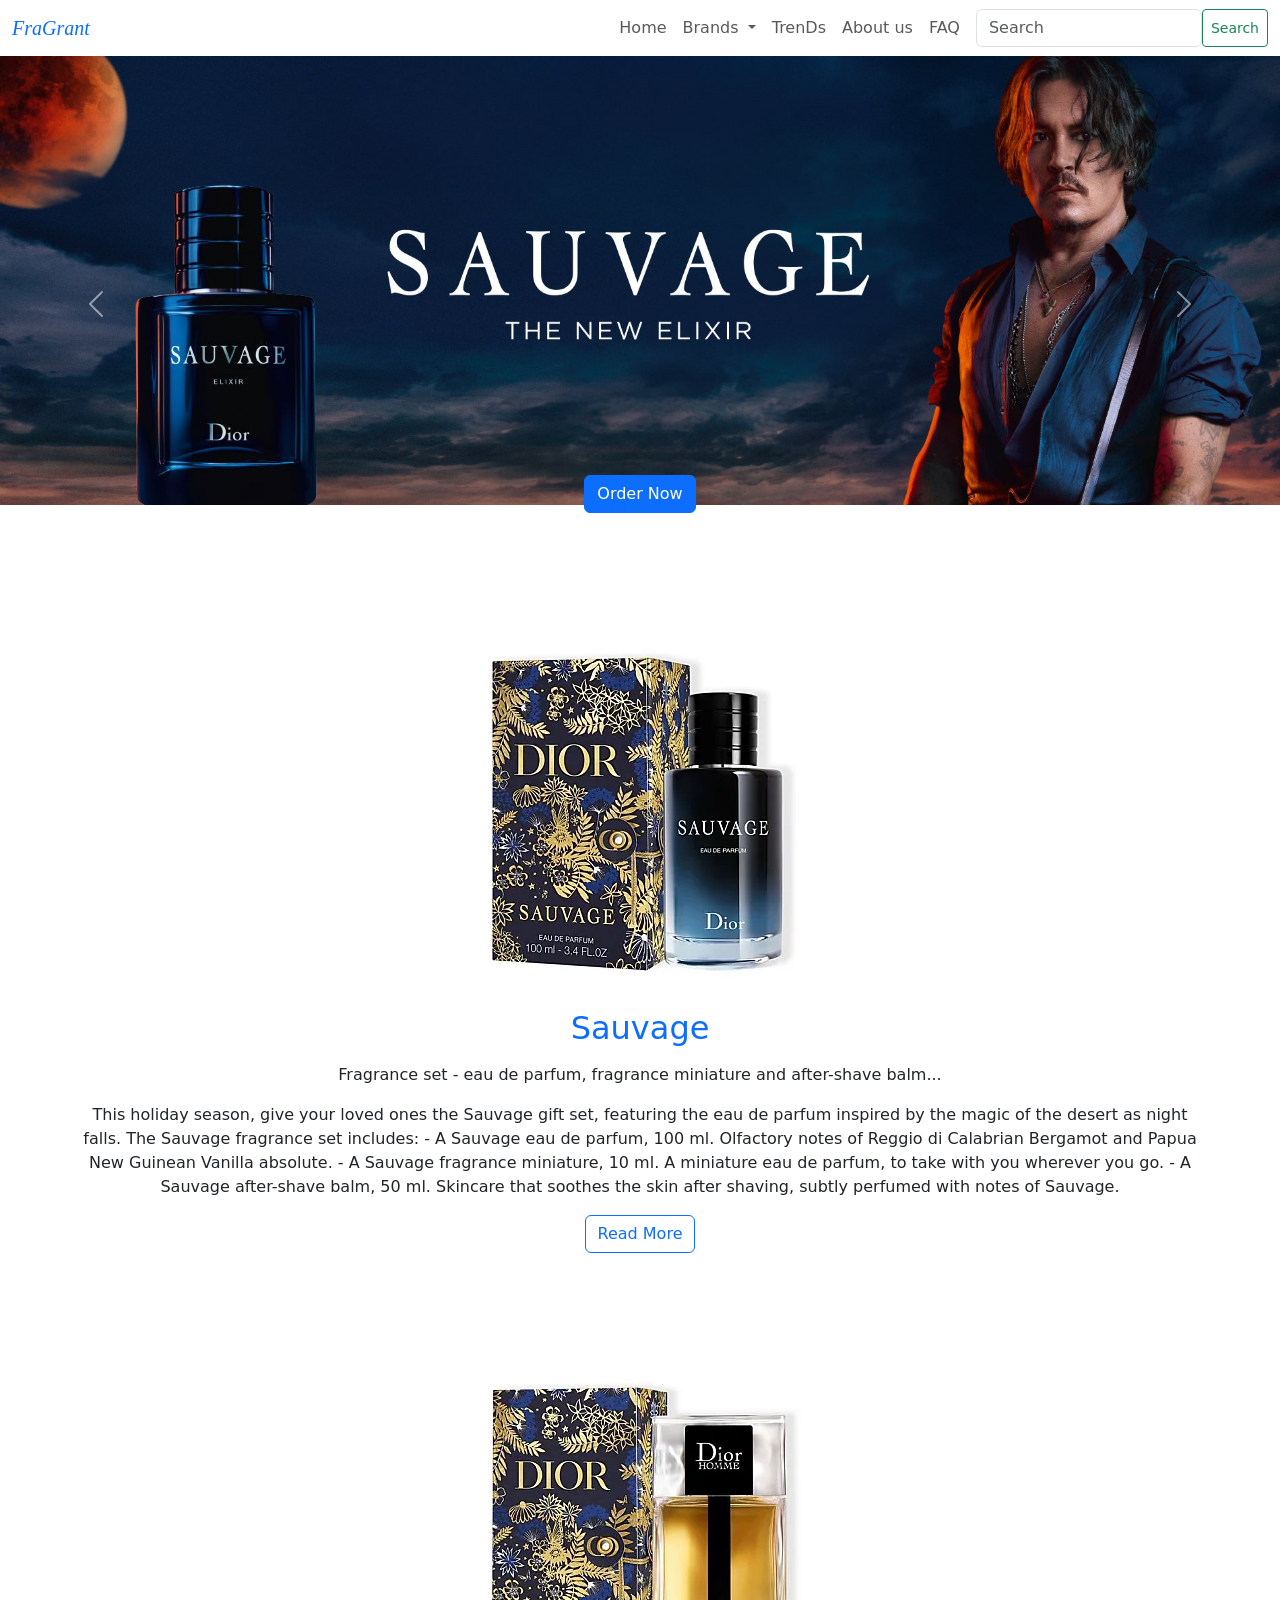
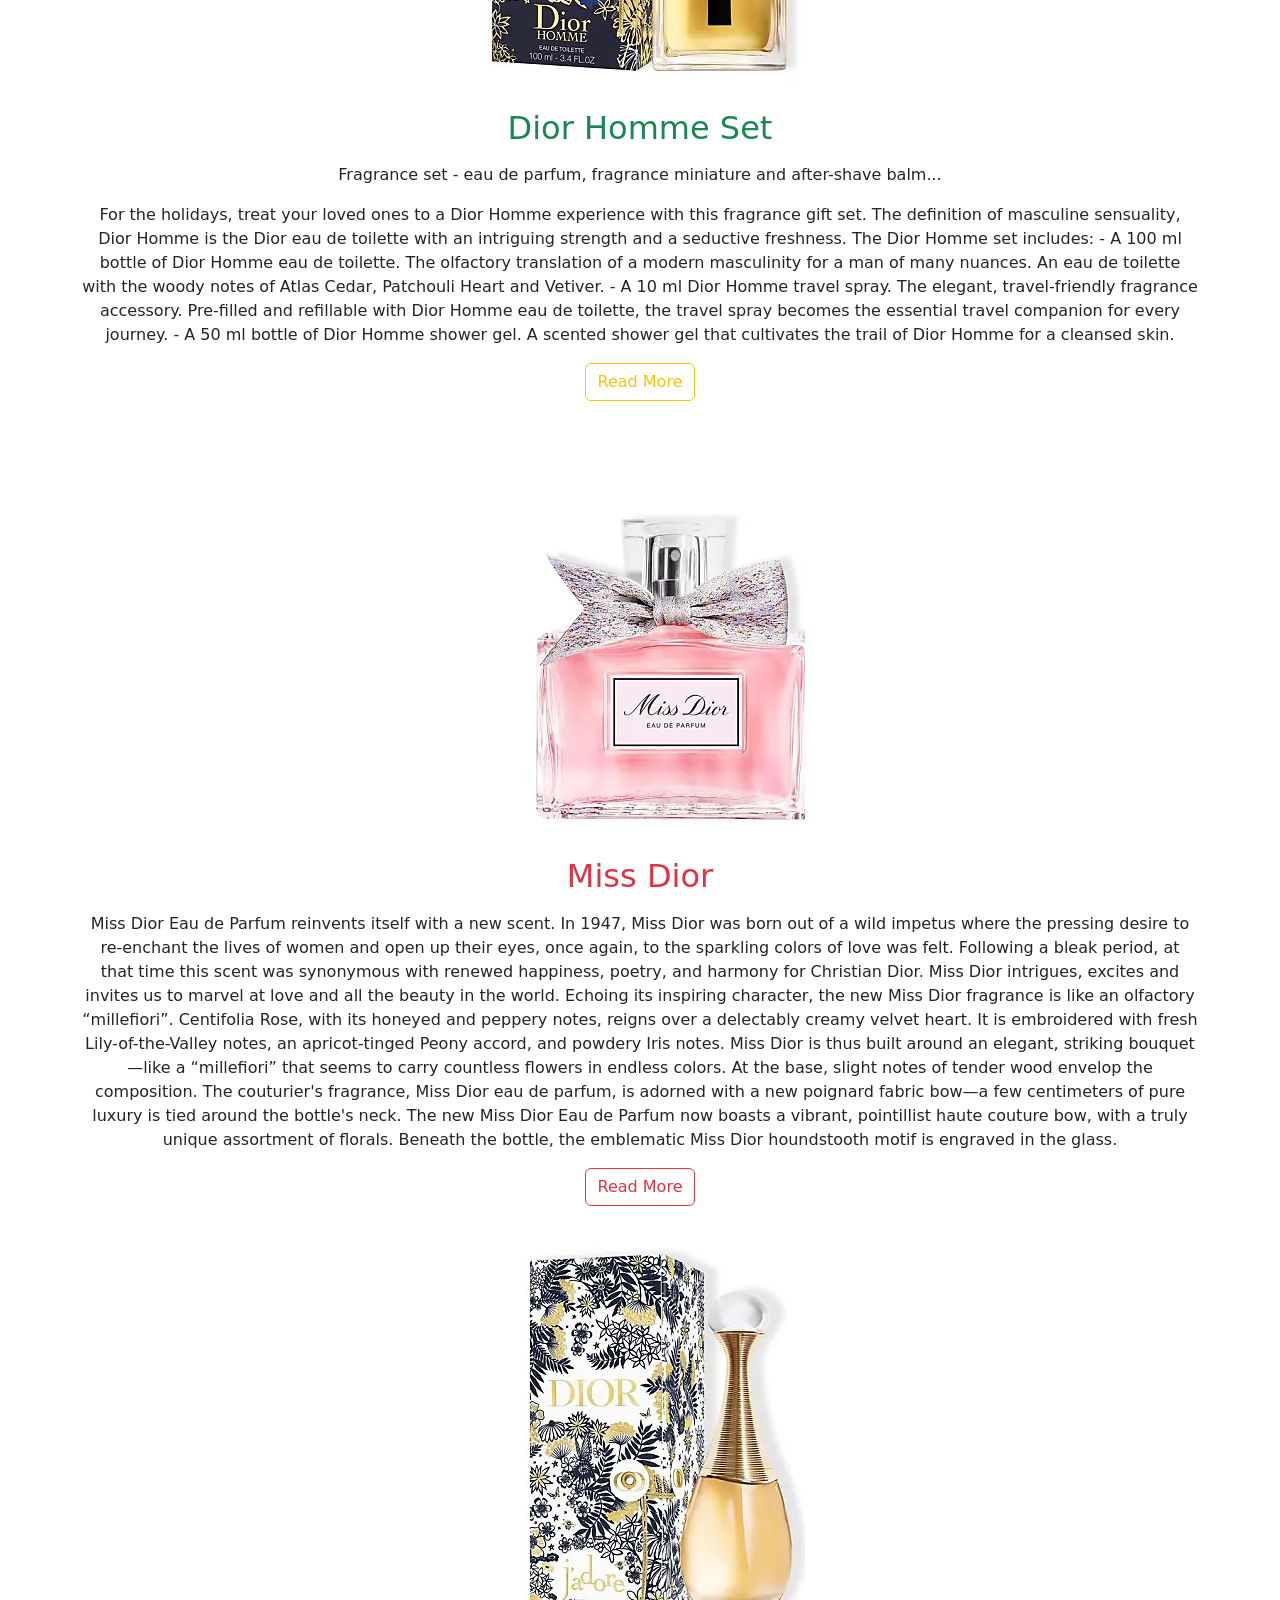
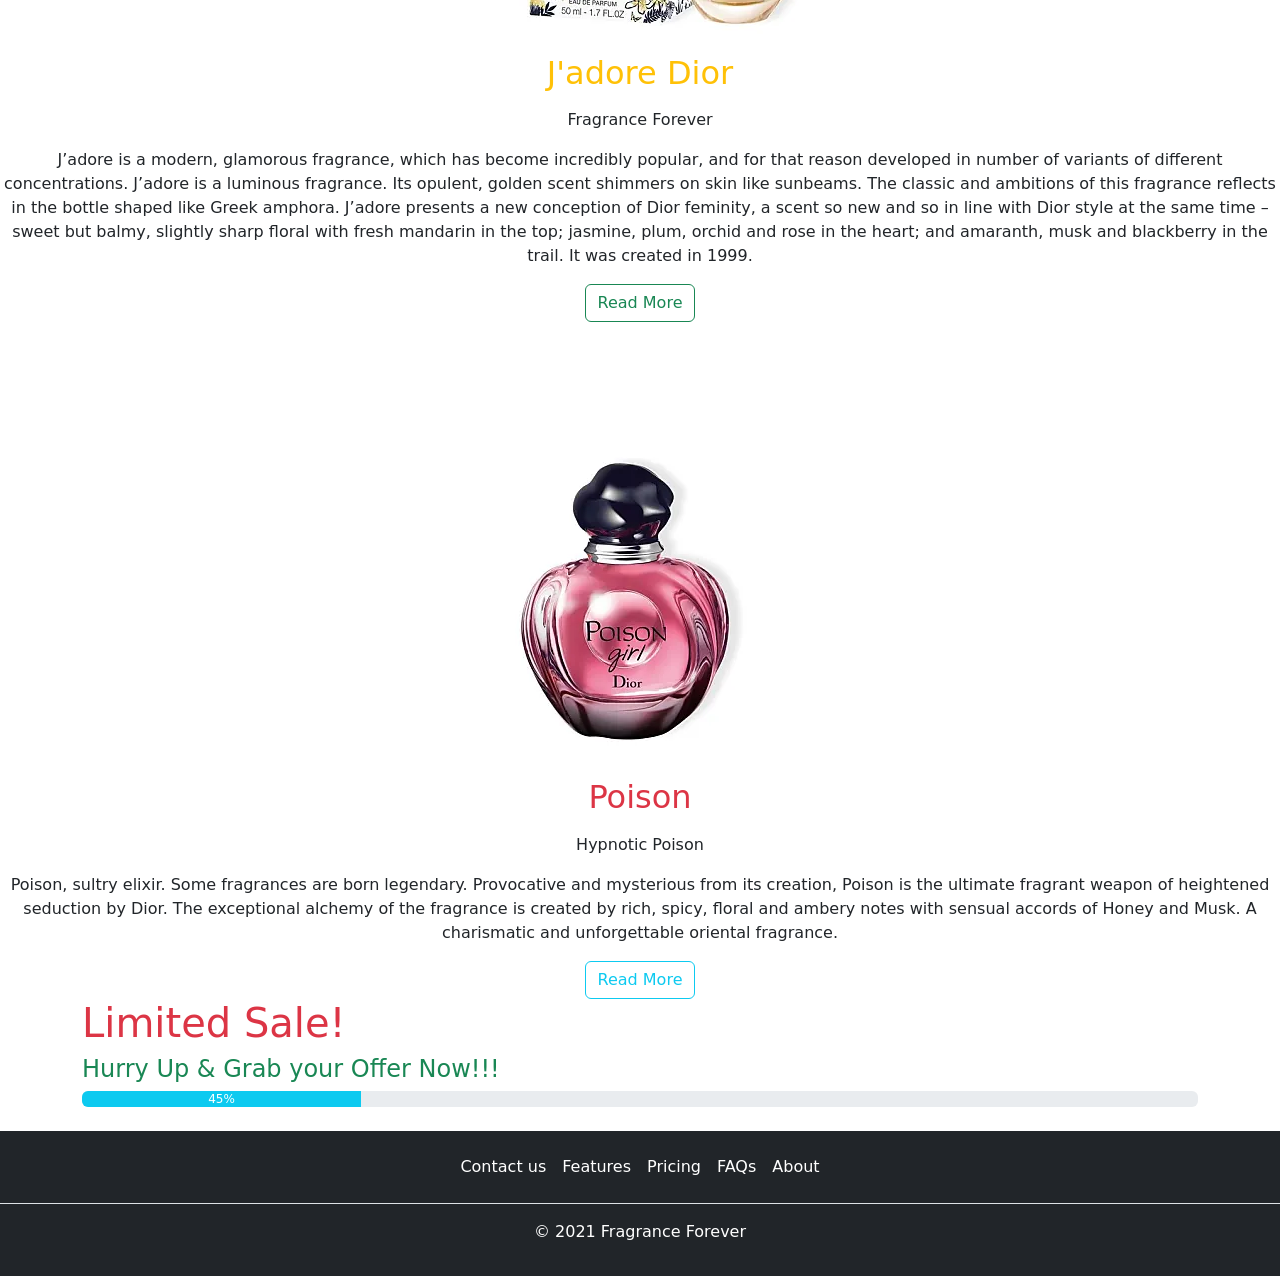
<file: index.html>
<!DOCTYPE html>
<html lang="en">
    <head>
        <meta charset="UTF-8">
        <meta http-equiv="X-UA-Compatible" content="IE=edge">
        <meta name="viewport" content="width=device-width, initial-scale=1.0">
        <link href="https://cdn.jsdelivr.net/npm/bootstrap@5.1.3/dist/css/bootstrap.min.css" rel="stylesheet" integrity="sha384-1BmE4kWBq78iYhFldvKuhfTAU6auU8tT94WrHftjDbrCEXSU1oBoqyl2QvZ6jIW3" crossorigin="anonymous">
        <link rel="stylesheet" href="style.css">
        <title>Fragrance</title>
    </head>
    <body mb-0>
        <nav class="navbar navbar-expand-lg navbar-light">
            <div class="container-fluid">
                <a class="navbar-brand text-primary" href="#">FraGrant</a>
                <button class="navbar-toggler" type="button" data-bs-toggle="collapse" data-bs-target="#navmenu" aria-controls="navmenu" aria-expanded="false" aria-label="Toggle navigation">
                    <span class="navbar-toggler-icon"></span>
                </button>
                <div class="collapse navbar-collapse" id="navmenu">
                    <ul class="navbar-nav ms-auto mb-2 mb-lg-0">
                        <li class="nav-item">
                            <a class="nav-link" href="#">Home</a>
                        </li>

                        <li class="nav-item dropdown">
                            <a class="nav-link dropdown-toggle" href="#" id="navbarDropdown" role="button" data-bs-toggle="dropdown" aria-expanded="false">
                                Brands
                            </a>
                            <ul class="dropdown-menu" aria-labelledby="navbarDropdown">
                                <li>
                                    <a class="dropdown-item" href="#">Men</a>
                                </li>
                                <li>
                                    <a class="dropdown-item" href="#">Women</a>
                                </li>
                                <li><hr class="dropdown-divider"></li>
                                <li>
                                    <a class="dropdown-item" href="#">Order Now</a>
                                </li>
                            </ul>
                        </li>
                        <li class="nav-item">
                            <a class="nav-link" href="#">TrenDs</a>
                        </li>
                        <li class="nav-item">
                            <a class="nav-link" href="#">About us</a>
                        </li>
                        <li class="nav-item">
                            <a class="nav-link" href="#">FAQ</a>
                        </li>

                    </ul>
                    <form class="d-flex">
                        <input class="form-control ms-2" type="search" placeholder="Search" aria-label="Search">
                        <button class="btn btn-outline-success btn-sm" type="submit">Search</button>
                    </form>
                </div>
            </div>
        </nav>
        <section>
            <div id="carouselExampleCaptions" class="carousel slide" data-bs-ride="carousel">
                <div class="carousel-indicators">
                    <button type="button" data-bs-target="#carouselExampleCaptions" data-bs-slide-to="0" class="active" aria-current="true" aria-label="Slide 1"></button>
                    <button type="button" data-bs-target="#carouselExampleCaptions" data-bs-slide-to="1" aria-label="Slide 2"></button>
                    <button type="button" data-bs-target="#carouselExampleCaptions" data-bs-slide-to="2" aria-label="Slide 3"></button>
                </div>
                <div class="carousel-inner">
                    <div class="carousel-item active">
                        <img src="./images/Shopify_Banner_SAUVAGE_1900x666-1_1900x666.jpg" class="d-block w-100" alt="..."><br>
                        <br>
                        <div
                            class="carousel-caption d-md-block">
                            <!-- <h3>Men's Collection</h3> -->
                            <button class="btn btn-primary">Order Now</button>
                        </div>
                    </div>
                    <div class="carousel-item">
                        <img src="./images/Shopify_Banner_MD_1900x666_EN_1900x666.webp" class="d-block w-100 " alt="..."><br>
                        <div
                            class="carousel-caption d-md-block text-dark">
                            <!-- <h3>Women's Collection</h3> -->
                            <br>
                            <button class="btn btn-outline-danger">Order Now</button>
                        </div>
                    </div>

                    <div class="carousel-item">
                        <img src="./images/dior orginal.jpg" class="d-block w-100 " alt="..."><br>
                        <div
                            class="carousel-caption d-md-block text-dark">
                            <!-- <h3 class="text-dark">Christian Dior</h3> -->
                            <p>Fragrants Forever</p>
                            <br>
                            <button class="btn btn-warning">Check out for more</button>
                        </div>
                    </div>
                </div>
                <button class="carousel-control-prev" type="button" data-bs-target="#carouselExampleCaptions" data-bs-slide="prev">
                    <span class="carousel-control-prev-icon" aria-hidden="true"></span>
                    <span class="visually-hidden">Previous</span>
                </button>
                <button class="carousel-control-next" type="button" data-bs-target="#carouselExampleCaptions" data-bs-slide="next">
                    <span class="carousel-control-next-icon" aria-hidden="true"></span>
                    <span class="visually-hidden">Next</span>
                </button>
            </div>
        </section>
        <section>
            <div class="container">
                <div class="row text-center g-4">
                    <div
                        class="col-md">
                        <!-- <div class="card bg-dark text-light"> -->
                        <div class="card-body text-center">
                            <div class="h1 mb-3">
                                <img class="card-img-right" src="./images/sauvage pack.webp" alt="img">
                            </div>
                            <h2 class="card-title mb-3 text-primary">Sauvage</h2>
                            <p class="card-text">Fragrance set - eau de parfum, fragrance miniature and after-shave balm...</p>
                            <p>This holiday season, give your loved ones the Sauvage gift set, featuring the eau de parfum inspired by the magic of the desert as night falls.
                                                                
                                                                                            The Sauvage fragrance set includes:
                                                                                            
                                                                                            - A Sauvage eau de parfum, 100 ml. Olfactory notes of Reggio di Calabrian Bergamot and Papua New Guinean Vanilla absolute.
                                                                                            - A Sauvage fragrance miniature, 10 ml. A miniature eau de parfum, to take with you wherever you go.
                                                                                            - A Sauvage after-shave balm, 50 ml. Skincare that soothes the skin after shaving, subtly perfumed with notes of Sauvage.</p>
                            <a href="#" class="btn btn-outline-primary">Read More</a>
                        </div>
                    </div>
                </div>
                <div
                    class="col-md">
                    <!-- <div class="card bg-secondary text-light"> -->
                    <div class="card-body text-center">
                        <div class="h1 mb-3">
                            <img class="card-img-right" src="./images/homme.webp" alt="img">
                        </div>
                        <h2 class="card-title mb-3 text-success">Dior Homme Set</h2>
                        <p class="card-text">
                            Fragrance set - eau de parfum, fragrance miniature and after-shave balm...</p>
                        <p>For the holidays, treat your loved ones to a Dior Homme experience with this fragrance gift set. The definition of masculine sensuality, Dior Homme is the Dior eau de toilette with an intriguing strength and a seductive freshness.
                                
                                                                The Dior Homme set includes:
                                                                - A 100 ml bottle of Dior Homme eau de toilette. The olfactory translation of a modern masculinity for a man of many nuances. An eau de toilette with the woody notes of Atlas Cedar, Patchouli Heart and Vetiver.
                                                                - A 10 ml Dior Homme travel spray. The elegant, travel-friendly fragrance accessory. Pre-filled and refillable with Dior Homme eau de toilette, the travel spray becomes the essential travel companion for every journey.
                                                                - A 50 ml bottle of Dior Homme shower gel. A scented shower gel that cultivates the trail of Dior Homme for a cleansed skin.
                        </p>
                        <a href="#" class="btn btn-outline-warning">Read More</a>
                    </div>
                </div>
                <div
                    class="col-md">
                    <!-- <div class="card bg-dark text-light"> -->
                    <div class="card-body text-center">
                        <div class="h1 mb-3">
                            <img class="card-img-right" src="./images/fhm4onf14sjcr9fdkkjk.webp" alt="">
                        </div>
                        <h2 class="card-title mb-3 text-danger">Miss Dior</h2>
                        <p class="card-text">
                            Miss Dior Eau de Parfum reinvents itself with a new scent. 
                                        
                                                                        In 1947, Miss Dior was born out of a wild impetus where the pressing desire to re-enchant the lives of women and open up their eyes, once again, to the sparkling colors of love was felt. Following a bleak period, at that time this scent was synonymous with renewed happiness, poetry, and harmony for Christian Dior. Miss Dior intrigues, excites and invites us to marvel at love and all the beauty in the world.
                                                                        
                                                                        Echoing its inspiring character, the new Miss Dior fragrance is like an olfactory “millefiori”. Centifolia Rose, with its honeyed and peppery notes, reigns over a delectably creamy velvet heart. It is embroidered with fresh Lily-of-the-Valley notes, an apricot-tinged Peony accord, and powdery Iris notes. Miss Dior is thus built around an elegant, striking bouquet—like a “millefiori” that seems to carry countless flowers in endless colors. At the base, slight notes of tender wood envelop the composition.
                                                                        
                                                                        The couturier's fragrance, Miss Dior eau de parfum, is adorned with a new poignard fabric bow—a few centimeters of pure luxury is tied around the bottle's neck. The new Miss Dior Eau de Parfum now boasts a vibrant, pointillist haute couture bow, with a truly unique assortment of florals. Beneath the bottle, the emblematic Miss Dior houndstooth motif is engraved in the glass.</p>
                        <a href="#" class="btn btn-outline-danger">Read More</a>
                    </div>
                </div>
            </div>
            <div
            class="col-md">
            <!-- <div class="card bg-secondary text-light"> -->
            <div class="card-body text-center">
                <div class="h1 mb-2">
                    <img class="card-img-right" src="./images/jadore.webp" alt="img">
                </div>
                <h2 class="card-title mb-3 text-warning">J'adore Dior</h2>
                <p class="card-text">
                    Fragrance Forever</p>
                <p>J’adore is a modern, glamorous fragrance, which has become incredibly popular, and for that reason developed in number of variants of different concentrations. J’adore is a luminous fragrance. Its opulent, golden scent shimmers on skin like sunbeams. The classic and ambitions of this fragrance reflects in the bottle shaped like Greek amphora. J’adore presents a new conception of Dior feminity, a scent so new and so in line with Dior style at the same time – sweet but balmy, slightly sharp floral with fresh mandarin in the top; jasmine, plum, orchid and rose in the heart; and amaranth, musk and blackberry in the trail. It was created in 1999.
                </p>
                <a href="#" class="btn btn-outline-success">Read More</a>
            </div>
        </div>
        <div class="col-md">
        <!-- <div class="card bg-secondary text-light"> -->
        <div class="card-body text-center">
            <div class="h1 mb-3">
                <img class="card-img-right" src="./images/dvdyrqto2zojffsreie3.webp" alt="img">
            </div>
            <h2 class="card-title mb-3 text-danger">Poison</h2>
            <p class="card-text">
                Hypnotic Poison </p>
            <p>Poison, sultry elixir. Some fragrances are born legendary. Provocative and mysterious from its creation, Poison is the ultimate fragrant weapon of heightened seduction by Dior.

                The exceptional alchemy of the fragrance is created by rich, spicy, floral and ambery notes with sensual accords of Honey and Musk. A charismatic and unforgettable oriental fragrance.
            </p>
            <a href="#" class="btn btn-outline-info">Read More</a>
        </div>
    </div>
                <div class="container">
                    <h1 class="text-danger">Limited Sale!</h1>
                    <h4 class="text-success">Hurry Up & Grab your Offer Now!!!</h4>
                    <div class="progress">
                        <div class="progress-bar bg-info" role="progressbar" style="width: 25%;" aria-valuenow="25" aria-valuemin="0" aria-valuemax="100">45%</div>
                    </div>
                </div>
            </section>
            <footer class="py-3 my-4 mb-0 bg-dark text-light">
                <ul class="nav justify-content-center border-bottom pb-3 mb-3">
                  <li class="nav-item"><a href="#" class="nav-link px-2 text-white">Contact us</a></li>
                  <li class="nav-item"><a href="#" class="nav-link px-2 text-white">Features</a></li>
                  <li class="nav-item"><a href="#" class="nav-link px-2 text-white">Pricing</a></li>
                  <li class="nav-item"><a href="#" class="nav-link px-2 text-white">FAQs</a></li>
                  <li class="nav-item"><a href="#" class="nav-link px-2 text-white">About</a></li>
                </ul>
                <p class="text-center text-white">© 2021 Fragrance Forever</p>
              </footer>
            <!-- <footer class="py-5">
                <div class="row">
                  <div class="col-4 offset-1">
                    <form>
                      <h5>Subscribe to our newsletter</h5>
                      <p>Monthly digest of whats new and exciting from us.</p>
                      <div class="d-flex w-100 gap-2">
                        <label for="newsletter1" class="visually-hidden">Email address</label>
                        <input id="newsletter1" type="text" class="form-control" placeholder="Email address">
                        <button class="btn btn-primary" type="button">Subscribe</button>
                      </div>
                    </form>
                  </div>
                </div>
            
                <div class="d-flex justify-content-between py-4 my-4 border-top">
                  <p class="text-center">© 2021 Company, Inc. All rights reserved.</p>
                  <ul class="list-unstyled d-flex">
                    <li class="ms-3"><a class="link-dark" href="#"><img src="social-media-5995266_1280.png" alt="" >Contact us</a></li>
                  </ul>
                </div>
              </footer> -->
            <script src="https://cdn.jsdelivr.net/npm/bootstrap@5.1.3/dist/js/bootstrap.bundle.min.js" integrity="sha384-ka7Sk0Gln4gmtz2MlQnikT1wXgYsOg+OMhuP+IlRH9sENBO0LRn5q+8nbTov4+1p" crossorigin="anonymous"></script>
    </body>
</html>
</file>
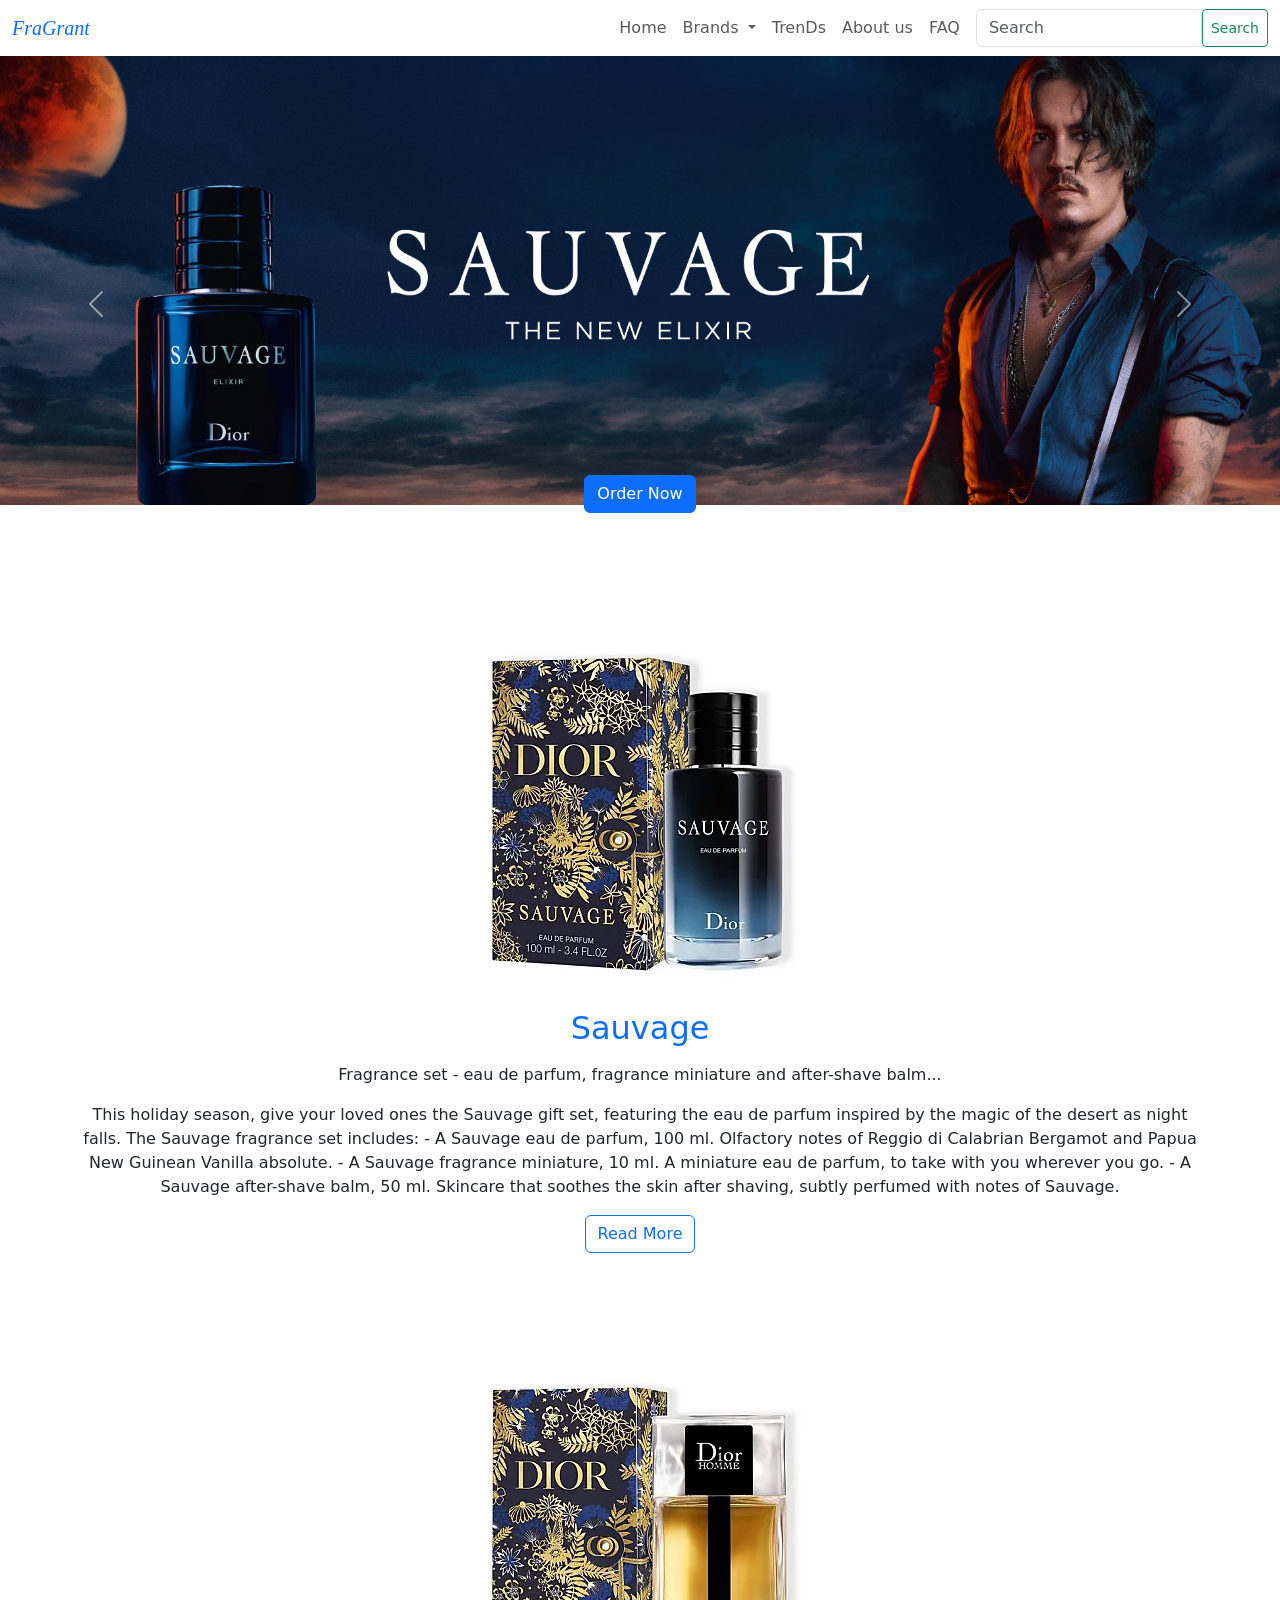
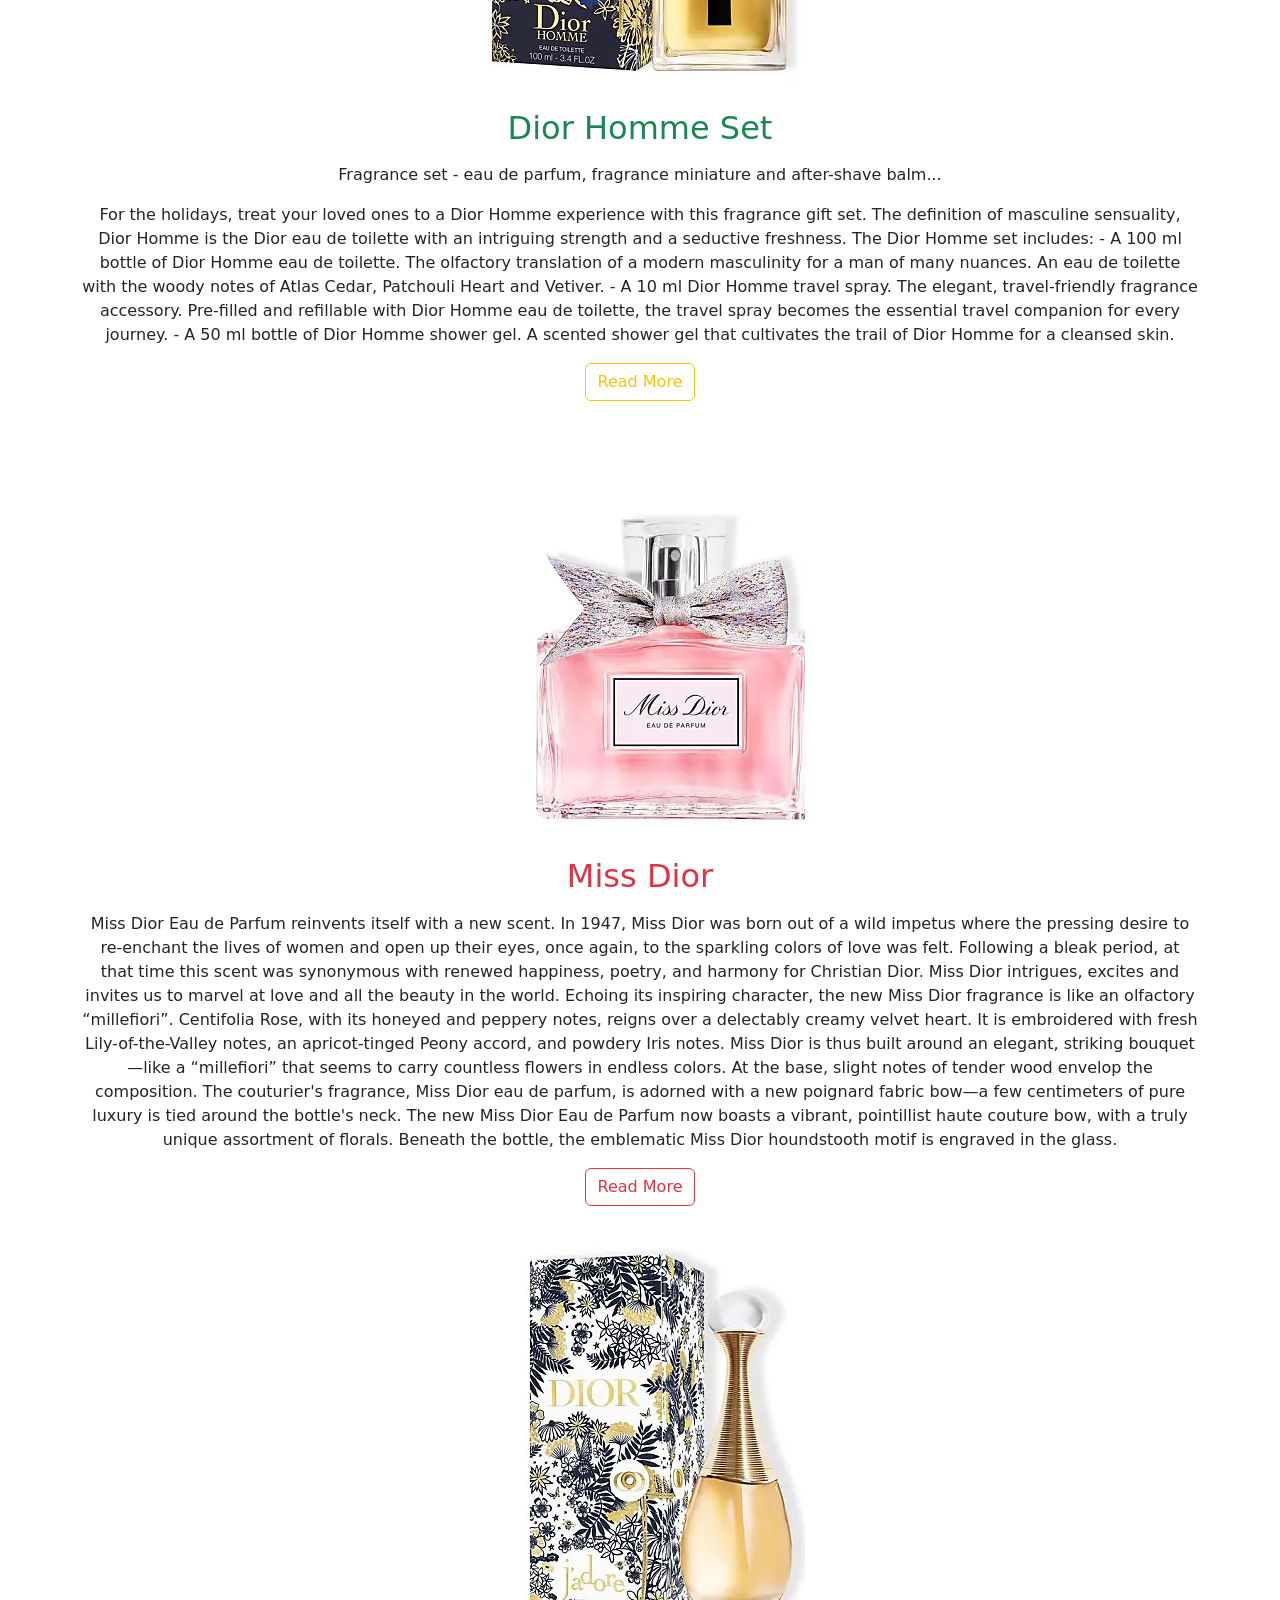
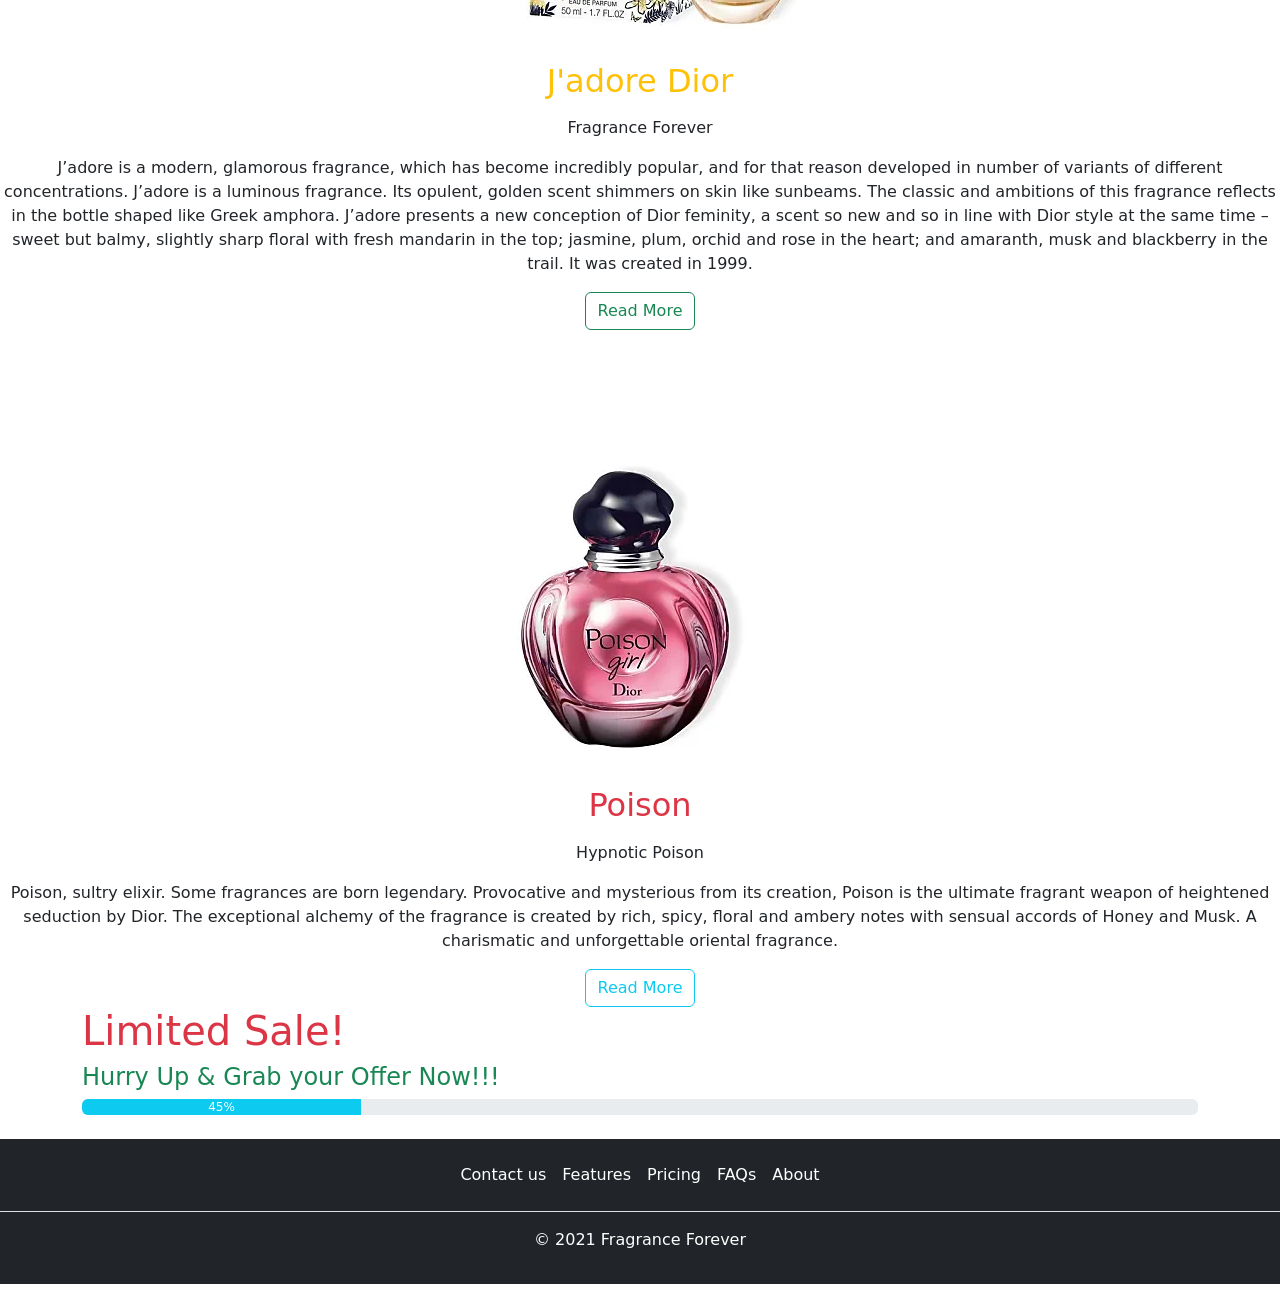
<file: index.html.html>
<!DOCTYPE html>
<html lang="en">
    <head>
        <meta charset="UTF-8">
        <meta http-equiv="X-UA-Compatible" content="IE=edge">
        <meta name="viewport" content="width=device-width, initial-scale=1.0">
        <link href="https://cdn.jsdelivr.net/npm/bootstrap@5.1.3/dist/css/bootstrap.min.css" rel="stylesheet" integrity="sha384-1BmE4kWBq78iYhFldvKuhfTAU6auU8tT94WrHftjDbrCEXSU1oBoqyl2QvZ6jIW3" crossorigin="anonymous">
        <link rel="stylesheet" href="style.css">
        <title>Fragrance</title>
    </head>
    <body>
        <nav class="navbar navbar-expand-lg navbar-light">
            <div class="container-fluid">
                <a class="navbar-brand text-primary" href="#">FraGrant</a>
                <button class="navbar-toggler" type="button" data-bs-toggle="collapse" data-bs-target="#navmenu" aria-controls="navmenu" aria-expanded="false" aria-label="Toggle navigation">
                    <span class="navbar-toggler-icon"></span>
                </button>
                <div class="collapse navbar-collapse" id="navmenu">
                    <ul class="navbar-nav ms-auto mb-2 mb-lg-0">
                        <li class="nav-item">
                            <a class="nav-link" href="#">Home</a>
                        </li>

                        <li class="nav-item dropdown">
                            <a class="nav-link dropdown-toggle" href="#" id="navbarDropdown" role="button" data-bs-toggle="dropdown" aria-expanded="false">
                                Brands
                            </a>
                            <ul class="dropdown-menu" aria-labelledby="navbarDropdown">
                                <li>
                                    <a class="dropdown-item" href="#">Men</a>
                                </li>
                                <li>
                                    <a class="dropdown-item" href="#">Women</a>
                                </li>
                                <li><hr class="dropdown-divider"></li>
                                <li>
                                    <a class="dropdown-item" href="#">Order Now</a>
                                </li>
                            </ul>
                        </li>
                        <li class="nav-item">
                            <a class="nav-link" href="#">TrenDs</a>
                        </li>
                        <li class="nav-item">
                            <a class="nav-link" href="#">About us</a>
                        </li>
                        <li class="nav-item">
                            <a class="nav-link" href="#">FAQ</a>
                        </li>

                    </ul>
                    <form class="d-flex">
                        <input class="form-control ms-2" type="search" placeholder="Search" aria-label="Search">
                        <button class="btn btn-outline-success btn-sm" type="submit">Search</button>
                    </form>
                </div>
            </div>
        </nav>
        <section>
            <div id="carouselExampleCaptions" class="carousel slide" data-bs-ride="carousel">
                <div class="carousel-indicators">
                    <button type="button" data-bs-target="#carouselExampleCaptions" data-bs-slide-to="0" class="active" aria-current="true" aria-label="Slide 1"></button>
                    <button type="button" data-bs-target="#carouselExampleCaptions" data-bs-slide-to="1" aria-label="Slide 2"></button>
                    <button type="button" data-bs-target="#carouselExampleCaptions" data-bs-slide-to="2" aria-label="Slide 3"></button>
                </div>
                <div class="carousel-inner">
                    <div class="carousel-item active">
                        <img src="./images/Shopify_Banner_SAUVAGE_1900x666-1_1900x666.jpg" class="d-block w-100" alt="..."><br>
                        <br>
                        <div
                            class="carousel-caption d-md-block">
                            <!-- <h3>Men's Collection</h3> -->
                            <button class="btn btn-primary">Order Now</button>
                        </div>
                    </div>
                    <div class="carousel-item">
                        <img src="./images/Shopify_Banner_MD_1900x666_EN_1900x666.webp" class="d-block w-100 " alt="..."><br>
                        <div
                            class="carousel-caption d-md-block text-dark">
                            <!-- <h3>Women's Collection</h3> -->
                            <br>
                            <button class="btn btn-outline-danger">Order Now</button>
                        </div>
                    </div>

                    <div class="carousel-item">
                        <img src="./images/dior orginal.jpg" class="d-block w-100 " alt="..."><br>
                        <div
                            class="carousel-caption d-md-block text-dark">
                            <!-- <h3 class="text-dark">Christian Dior</h3> -->
                            <p>Fragrants Forever</p>
                            <br>
                            <button class="btn btn-warning">Check out for more</button>
                        </div>
                    </div>
                </div>
                <button class="carousel-control-prev" type="button" data-bs-target="#carouselExampleCaptions" data-bs-slide="prev">
                    <span class="carousel-control-prev-icon" aria-hidden="true"></span>
                    <span class="visually-hidden">Previous</span>
                </button>
                <button class="carousel-control-next" type="button" data-bs-target="#carouselExampleCaptions" data-bs-slide="next">
                    <span class="carousel-control-next-icon" aria-hidden="true"></span>
                    <span class="visually-hidden">Next</span>
                </button>
            </div>
        </section>
        <section>
            <div class="container">
                <div class="row text-center g-4">
                    <div
                        class="col-md">
                        <!-- <div class="card bg-dark text-light"> -->
                        <div class="card-body text-center">
                            <div class="h1 mb-3">
                                <img class="card-img-right" src="./images/sauvage pack.webp" alt="img">
                            </div>
                            <h2 class="card-title mb-3 text-primary">Sauvage</h2>
                            <p class="card-text">Fragrance set - eau de parfum, fragrance miniature and after-shave balm...</p>
                            <p>This holiday season, give your loved ones the Sauvage gift set, featuring the eau de parfum inspired by the magic of the desert as night falls.
                                                                
                                                                                            The Sauvage fragrance set includes:
                                                                                            
                                                                                            - A Sauvage eau de parfum, 100 ml. Olfactory notes of Reggio di Calabrian Bergamot and Papua New Guinean Vanilla absolute.
                                                                                            - A Sauvage fragrance miniature, 10 ml. A miniature eau de parfum, to take with you wherever you go.
                                                                                            - A Sauvage after-shave balm, 50 ml. Skincare that soothes the skin after shaving, subtly perfumed with notes of Sauvage.</p>
                            <a href="#" class="btn btn-outline-primary">Read More</a>
                        </div>
                    </div>
                </div>
                <div
                    class="col-md">
                    <!-- <div class="card bg-secondary text-light"> -->
                    <div class="card-body text-center">
                        <div class="h1 mb-3">
                            <img class="card-img-right" src="./images/homme.webp" alt="img">
                        </div>
                        <h2 class="card-title mb-3 text-success">Dior Homme Set</h2>
                        <p class="card-text">
                            Fragrance set - eau de parfum, fragrance miniature and after-shave balm...</p>
                        <p>For the holidays, treat your loved ones to a Dior Homme experience with this fragrance gift set. The definition of masculine sensuality, Dior Homme is the Dior eau de toilette with an intriguing strength and a seductive freshness.
                                
                                                                The Dior Homme set includes:
                                                                - A 100 ml bottle of Dior Homme eau de toilette. The olfactory translation of a modern masculinity for a man of many nuances. An eau de toilette with the woody notes of Atlas Cedar, Patchouli Heart and Vetiver.
                                                                - A 10 ml Dior Homme travel spray. The elegant, travel-friendly fragrance accessory. Pre-filled and refillable with Dior Homme eau de toilette, the travel spray becomes the essential travel companion for every journey.
                                                                - A 50 ml bottle of Dior Homme shower gel. A scented shower gel that cultivates the trail of Dior Homme for a cleansed skin.
                        </p>
                        <a href="#" class="btn btn-outline-warning">Read More</a>
                    </div>
                </div>
                <div
                    class="col-md">
                    <!-- <div class="card bg-dark text-light"> -->
                    <div class="card-body text-center">
                        <div class="h1 mb-3">
                            <img class="card-img-right" src="./images/fhm4onf14sjcr9fdkkjk.webp" alt="">
                        </div>
                        <h2 class="card-title mb-3 text-danger">Miss Dior</h2>
                        <p class="card-text">
                            Miss Dior Eau de Parfum reinvents itself with a new scent. 
                                        
                                                                        In 1947, Miss Dior was born out of a wild impetus where the pressing desire to re-enchant the lives of women and open up their eyes, once again, to the sparkling colors of love was felt. Following a bleak period, at that time this scent was synonymous with renewed happiness, poetry, and harmony for Christian Dior. Miss Dior intrigues, excites and invites us to marvel at love and all the beauty in the world.
                                                                        
                                                                        Echoing its inspiring character, the new Miss Dior fragrance is like an olfactory “millefiori”. Centifolia Rose, with its honeyed and peppery notes, reigns over a delectably creamy velvet heart. It is embroidered with fresh Lily-of-the-Valley notes, an apricot-tinged Peony accord, and powdery Iris notes. Miss Dior is thus built around an elegant, striking bouquet—like a “millefiori” that seems to carry countless flowers in endless colors. At the base, slight notes of tender wood envelop the composition.
                                                                        
                                                                        The couturier's fragrance, Miss Dior eau de parfum, is adorned with a new poignard fabric bow—a few centimeters of pure luxury is tied around the bottle's neck. The new Miss Dior Eau de Parfum now boasts a vibrant, pointillist haute couture bow, with a truly unique assortment of florals. Beneath the bottle, the emblematic Miss Dior houndstooth motif is engraved in the glass.</p>
                        <a href="#" class="btn btn-outline-danger">Read More</a>
                    </div>
                </div>
            </div>
            <div
            class="col-md">
            <!-- <div class="card bg-secondary text-light"> -->
            <div class="card-body text-center">
                <div class="h1 mb-3">
                    <img class="card-img-right" src="./images/jadore.webp" alt="img">
                </div>
                <h2 class="card-title mb-3 text-warning">J'adore Dior</h2>
                <p class="card-text">
                    Fragrance Forever</p>
                <p>J’adore is a modern, glamorous fragrance, which has become incredibly popular, and for that reason developed in number of variants of different concentrations. J’adore is a luminous fragrance. Its opulent, golden scent shimmers on skin like sunbeams. The classic and ambitions of this fragrance reflects in the bottle shaped like Greek amphora. J’adore presents a new conception of Dior feminity, a scent so new and so in line with Dior style at the same time – sweet but balmy, slightly sharp floral with fresh mandarin in the top; jasmine, plum, orchid and rose in the heart; and amaranth, musk and blackberry in the trail. It was created in 1999.
                </p>
                <a href="#" class="btn btn-outline-success">Read More</a>
            </div>
        </div>

        <div
        class="col-md">
        <!-- <div class="card bg-secondary text-light"> -->
        <div class="card-body text-center">
            <div class="h1 mb-3">
                <img class="card-img-right" src="./images/dvdyrqto2zojffsreie3.webp" alt="img">
            </div>
            <h2 class="card-title mb-3 text-danger">Poison</h2>
            <p class="card-text">
                Hypnotic Poison </p>
            <p>Poison, sultry elixir. Some fragrances are born legendary. Provocative and mysterious from its creation, Poison is the ultimate fragrant weapon of heightened seduction by Dior.

                The exceptional alchemy of the fragrance is created by rich, spicy, floral and ambery notes with sensual accords of Honey and Musk. A charismatic and unforgettable oriental fragrance.
            </p>
            <a href="#" class="btn btn-outline-info">Read More</a>
        </div>
    </div>
                <div class="container">
                    <h1 class="text-danger">Limited Sale!</h1>
                    <h4 class="text-success">Hurry Up & Grab your Offer Now!!!</h4>
                    <div class="progress">
                        <div class="progress-bar bg-info" role="progressbar" style="width: 25%;" aria-valuenow="25" aria-valuemin="0" aria-valuemax="100">45%</div>
                    </div>
                </div>
            </section>
            <footer class="py-3 my-4 bg-dark text-light">
                <ul class="nav justify-content-center border-bottom pb-3 mb-3">
                  <li class="nav-item"><a href="#" class="nav-link px-2 text-white">Contact us</a></li>
                  <li class="nav-item"><a href="#" class="nav-link px-2 text-white">Features</a></li>
                  <li class="nav-item"><a href="#" class="nav-link px-2 text-white">Pricing</a></li>
                  <li class="nav-item"><a href="#" class="nav-link px-2 text-white">FAQs</a></li>
                  <li class="nav-item"><a href="#" class="nav-link px-2 text-white">About</a></li>
                </ul>
                <p class="text-center text-white">© 2021 Fragrance Forever</p>
              </footer>
            <!-- <footer class="py-5">
                <div class="row">
                  <div class="col-4 offset-1">
                    <form>
                      <h5>Subscribe to our newsletter</h5>
                      <p>Monthly digest of whats new and exciting from us.</p>
                      <div class="d-flex w-100 gap-2">
                        <label for="newsletter1" class="visually-hidden">Email address</label>
                        <input id="newsletter1" type="text" class="form-control" placeholder="Email address">
                        <button class="btn btn-primary" type="button">Subscribe</button>
                      </div>
                    </form>
                  </div>
                </div>
            
                <div class="d-flex justify-content-between py-4 my-4 border-top">
                  <p class="text-center">© 2021 Company, Inc. All rights reserved.</p>
                  <ul class="list-unstyled d-flex">
                    <li class="ms-3"><a class="link-dark" href="#"><img src="social-media-5995266_1280.png" alt="" >Contact us</a></li>
                  </ul>
                </div>
              </footer> -->
            <script src="https://cdn.jsdelivr.net/npm/bootstrap@5.1.3/dist/js/bootstrap.bundle.min.js" integrity="sha384-ka7Sk0Gln4gmtz2MlQnikT1wXgYsOg+OMhuP+IlRH9sENBO0LRn5q+8nbTov4+1p" crossorigin="anonymous"></script>
    </body>
</html>
</file>
<file: style.css>
.navbar-brand {
    font-family: cursive;
    font-style: italic;
    font-size: 20px;
    caret-color: aquamarine;
    font-weight: 400;
}
</file>
